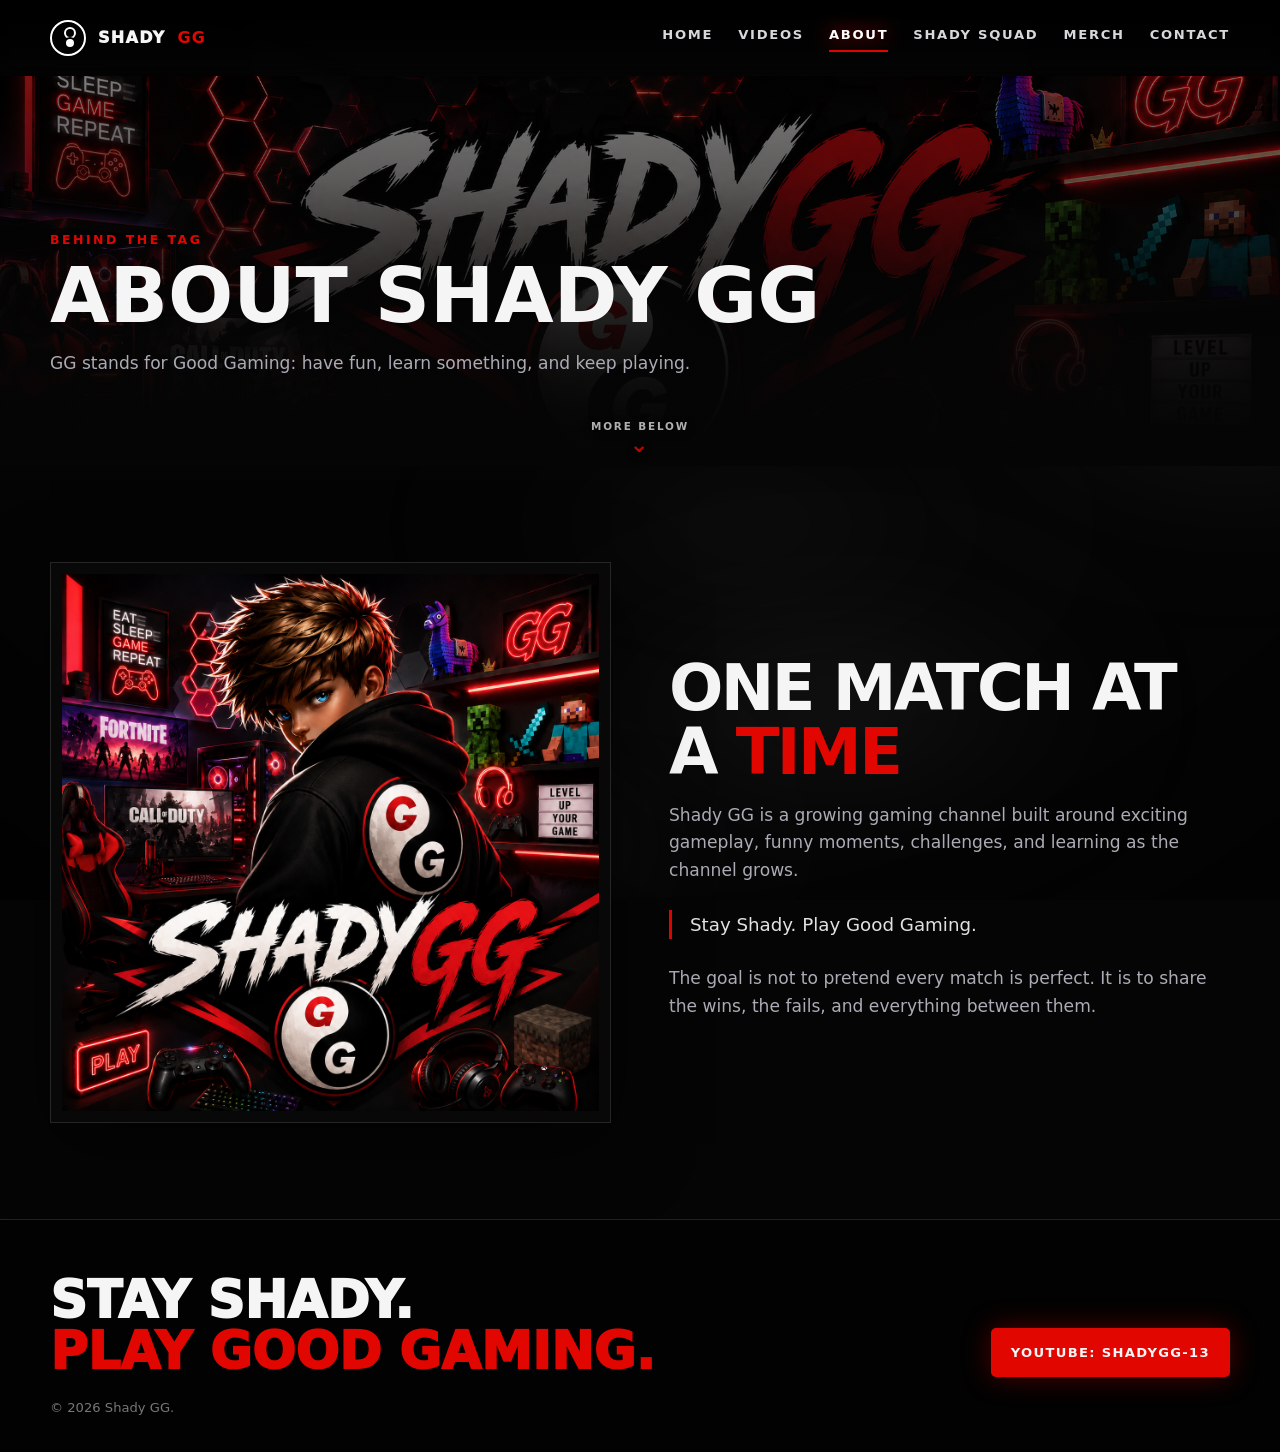
<file: about.html>
<!doctype html><html lang="en"><head><meta charset="utf-8"><meta name="viewport" content="width=device-width,initial-scale=1"><title>About Shady GG | Shady GG</title><link rel="stylesheet" href="styles.css"></head><body><div class="loader"><div class="loader-inner"><div class="loader-mark"></div><p>Loading <span>Shady Squad</span></p></div></div><header class="site-header"><div class="wrap nav"><a class="brand" href="index.html"><span class="brand-mark"></span>SHADY <b>GG</b></a><button class="menu" type="button" aria-label="Open navigation menu" aria-expanded="false" aria-controls="primary-navigation"><span aria-hidden="true">☰</span></button><nav class="nav-links" id="primary-navigation" aria-label="Primary navigation"><a href="index.html">Home</a><a  href="videos.html">Videos</a><a aria-current="page" href="about.html">About</a><a  href="squad.html">Shady Squad</a><a  href="merch.html">Merch</a><a  href="contact.html">Contact</a></nav></div></header><main><section class="page-hero"><div class="wrap"><div class="kicker">Behind the tag</div><h1>About Shady GG</h1><p class="lead">GG stands for Good Gaming: have fun, learn something, and keep playing.</p></div><a class="scroll-cue" href="#page-content">More below</a></section><section id="page-content" class="section"><div class="wrap grid-2"><div class="character-card reveal"><img src="shadygg-character.png" alt="Shady GG animated gamer character"></div><div class="reveal"><h2 class="section-title">One match at a <span class="red">time</span></h2><p class="lead">Shady GG is a growing gaming channel built around exciting gameplay, funny moments, challenges, and learning as the channel grows.</p><div class="quote">Stay Shady. Play Good Gaming.</div><p class="lead">The goal is not to pretend every match is perfect. It is to share the wins, the fails, and everything between them.</p></div></div></section></main><footer><div class="wrap"><div class="footer-grid"><div class="footer-tag">Stay Shady.<br><span>Play Good Gaming.</span></div><a class="btn btn-primary" href="https://www.youtube.com/@ShadyGG-13" target="_blank" rel="noopener">YouTube: ShadyGG-13</a></div><div class="small">© <span data-year></span> Shady GG.</div></div></footer><script src="script.js" defer></script></body></html>
</file>
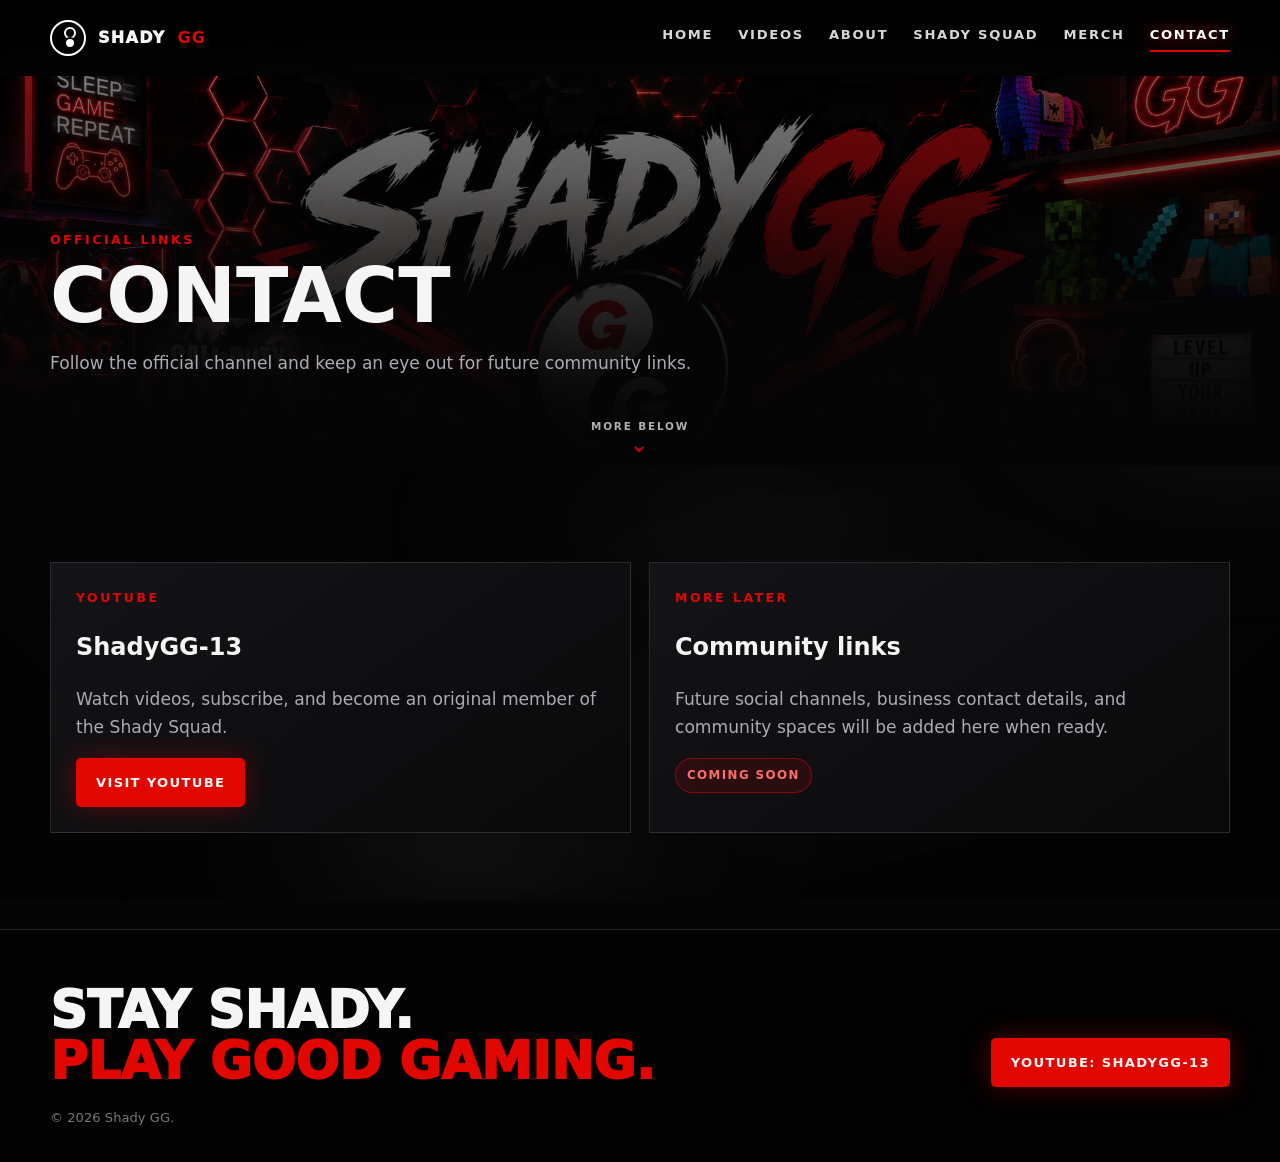
<file: contact.html>
<!doctype html><html lang="en"><head><meta charset="utf-8"><meta name="viewport" content="width=device-width,initial-scale=1"><title>Contact | Shady GG</title><link rel="stylesheet" href="styles.css"></head><body><div class="loader"><div class="loader-inner"><div class="loader-mark"></div><p>Loading <span>Shady Squad</span></p></div></div><header class="site-header"><div class="wrap nav"><a class="brand" href="index.html"><span class="brand-mark"></span>SHADY <b>GG</b></a><button class="menu" type="button" aria-label="Open navigation menu" aria-expanded="false" aria-controls="primary-navigation"><span aria-hidden="true">☰</span></button><nav class="nav-links" id="primary-navigation" aria-label="Primary navigation"><a href="index.html">Home</a><a  href="videos.html">Videos</a><a  href="about.html">About</a><a  href="squad.html">Shady Squad</a><a  href="merch.html">Merch</a><a aria-current="page" href="contact.html">Contact</a></nav></div></header><main><section class="page-hero"><div class="wrap"><div class="kicker">Official links</div><h1>Contact</h1><p class="lead">Follow the official channel and keep an eye out for future community links.</p></div><a class="scroll-cue" href="#page-content">More below</a></section><section id="page-content" class="section"><div class="wrap contact-grid"><article class="contact-card reveal"><div class="kicker">YouTube</div><h2>ShadyGG-13</h2><p class="lead">Watch videos, subscribe, and become an original member of the Shady Squad.</p><a class="btn btn-primary" href="https://www.youtube.com/@ShadyGG-13" target="_blank" rel="noopener">Visit YouTube</a></article><article class="contact-card reveal"><div class="kicker">More later</div><h2>Community links</h2><p class="lead">Future social channels, business contact details, and community spaces will be added here when ready.</p><span class="badge">Coming soon</span></article></div></section></main><footer><div class="wrap"><div class="footer-grid"><div class="footer-tag">Stay Shady.<br><span>Play Good Gaming.</span></div><a class="btn btn-primary" href="https://www.youtube.com/@ShadyGG-13" target="_blank" rel="noopener">YouTube: ShadyGG-13</a></div><div class="small">© <span data-year></span> Shady GG.</div></div></footer><script src="script.js" defer></script></body></html>
</file>
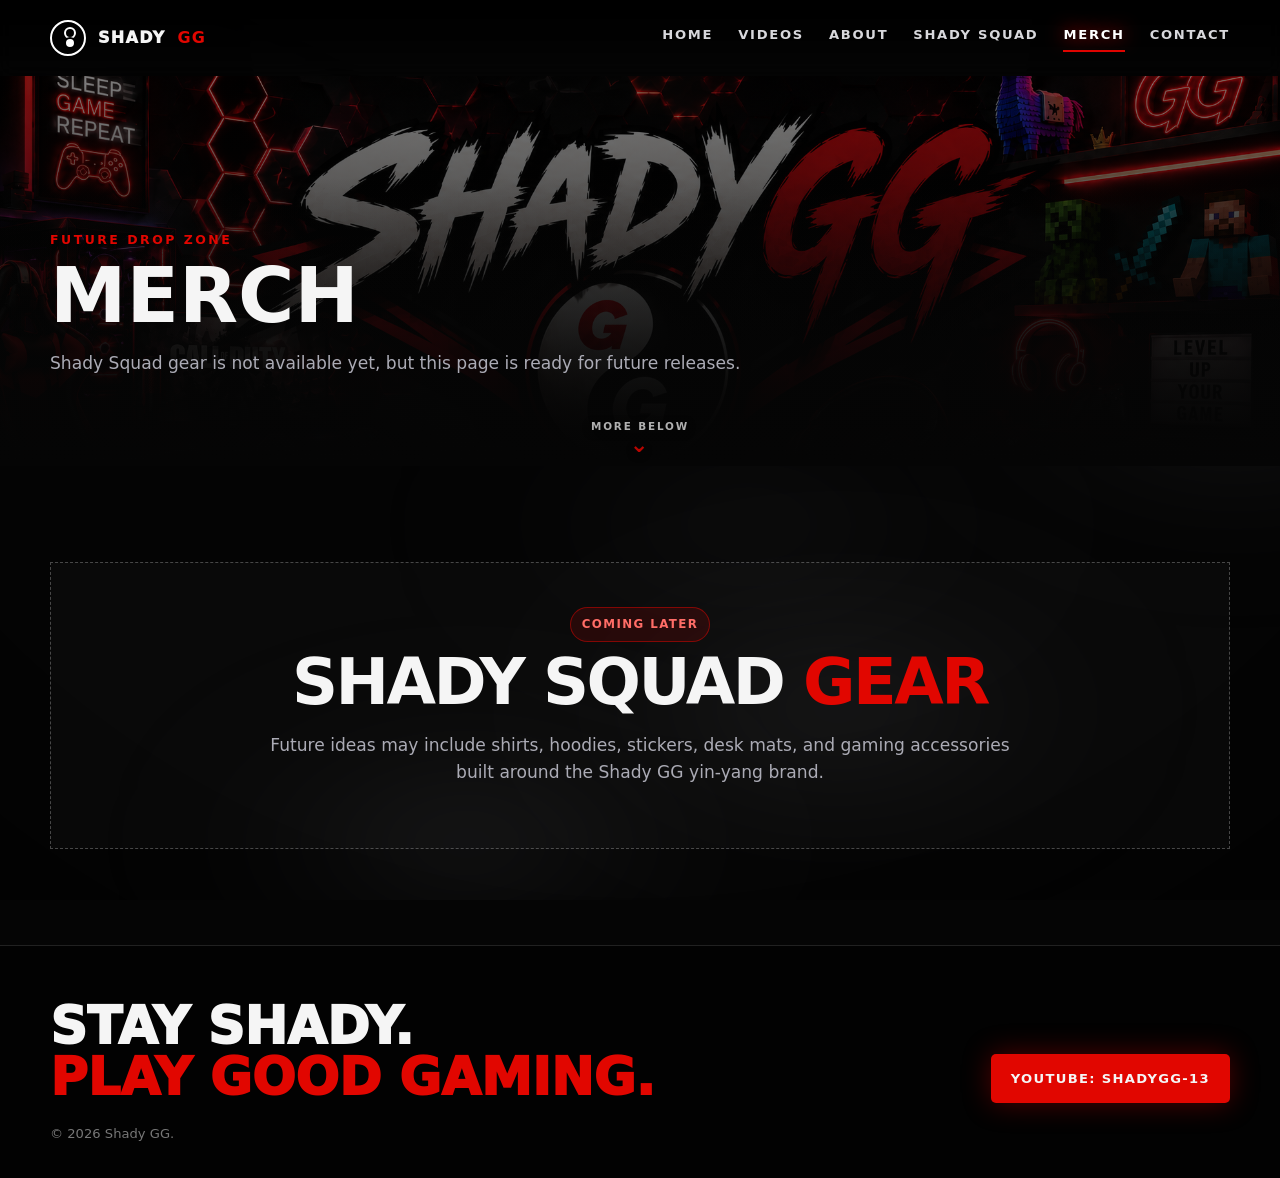
<file: merch.html>
<!doctype html><html lang="en"><head><meta charset="utf-8"><meta name="viewport" content="width=device-width,initial-scale=1"><title>Merch | Shady GG</title><link rel="stylesheet" href="styles.css"></head><body><div class="loader"><div class="loader-inner"><div class="loader-mark"></div><p>Loading <span>Shady Squad</span></p></div></div><header class="site-header"><div class="wrap nav"><a class="brand" href="index.html"><span class="brand-mark"></span>SHADY <b>GG</b></a><button class="menu" type="button" aria-label="Open navigation menu" aria-expanded="false" aria-controls="primary-navigation"><span aria-hidden="true">☰</span></button><nav class="nav-links" id="primary-navigation" aria-label="Primary navigation"><a href="index.html">Home</a><a  href="videos.html">Videos</a><a  href="about.html">About</a><a  href="squad.html">Shady Squad</a><a aria-current="page" href="merch.html">Merch</a><a  href="contact.html">Contact</a></nav></div></header><main><section class="page-hero"><div class="wrap"><div class="kicker">Future drop zone</div><h1>Merch</h1><p class="lead">Shady Squad gear is not available yet, but this page is ready for future releases.</p></div><a class="scroll-cue" href="#page-content">More below</a></section><section id="page-content" class="section"><div class="wrap"><div class="placeholder reveal"><span class="badge">Coming later</span><h2 class="section-title">Shady Squad <span class="red">gear</span></h2><p class="lead" style="margin-inline:auto">Future ideas may include shirts, hoodies, stickers, desk mats, and gaming accessories built around the Shady GG yin-yang brand.</p></div></div></section></main><footer><div class="wrap"><div class="footer-grid"><div class="footer-tag">Stay Shady.<br><span>Play Good Gaming.</span></div><a class="btn btn-primary" href="https://www.youtube.com/@ShadyGG-13" target="_blank" rel="noopener">YouTube: ShadyGG-13</a></div><div class="small">© <span data-year></span> Shady GG.</div></div></footer><script src="script.js" defer></script></body></html>
</file>
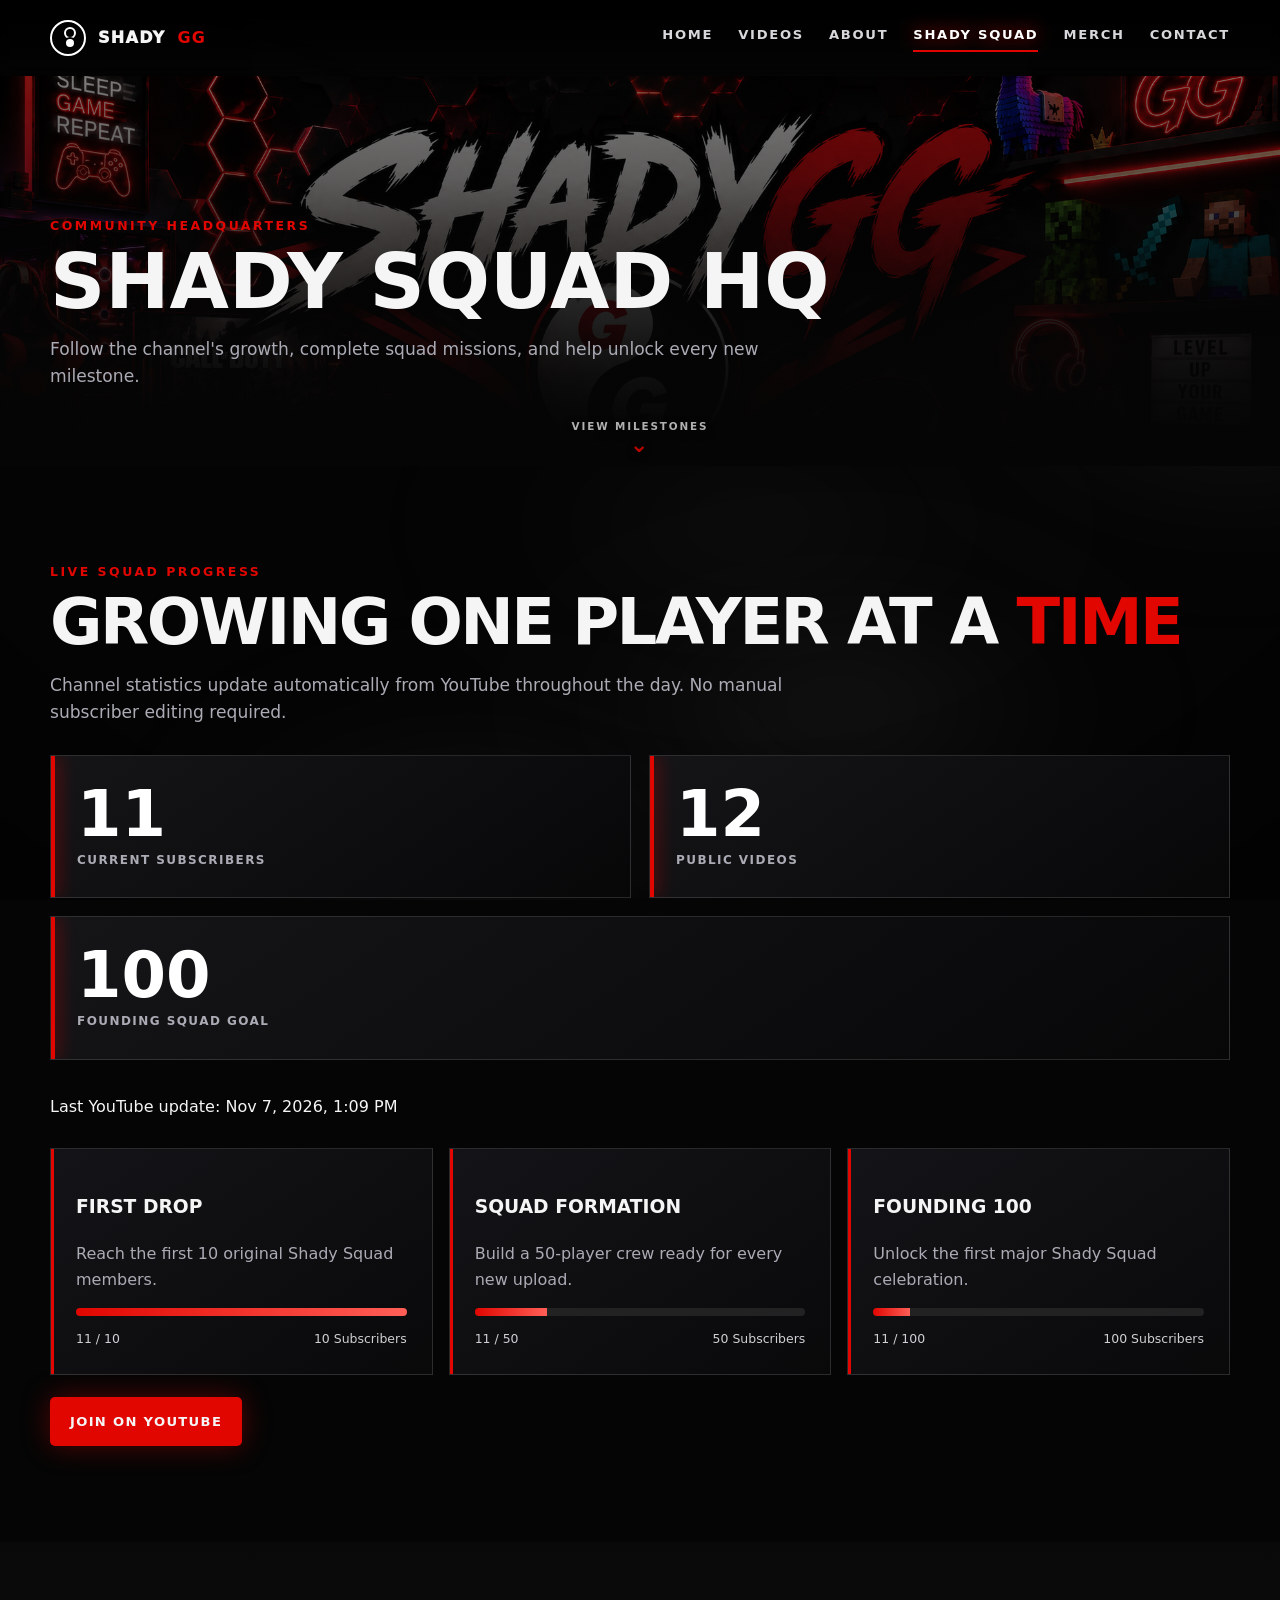
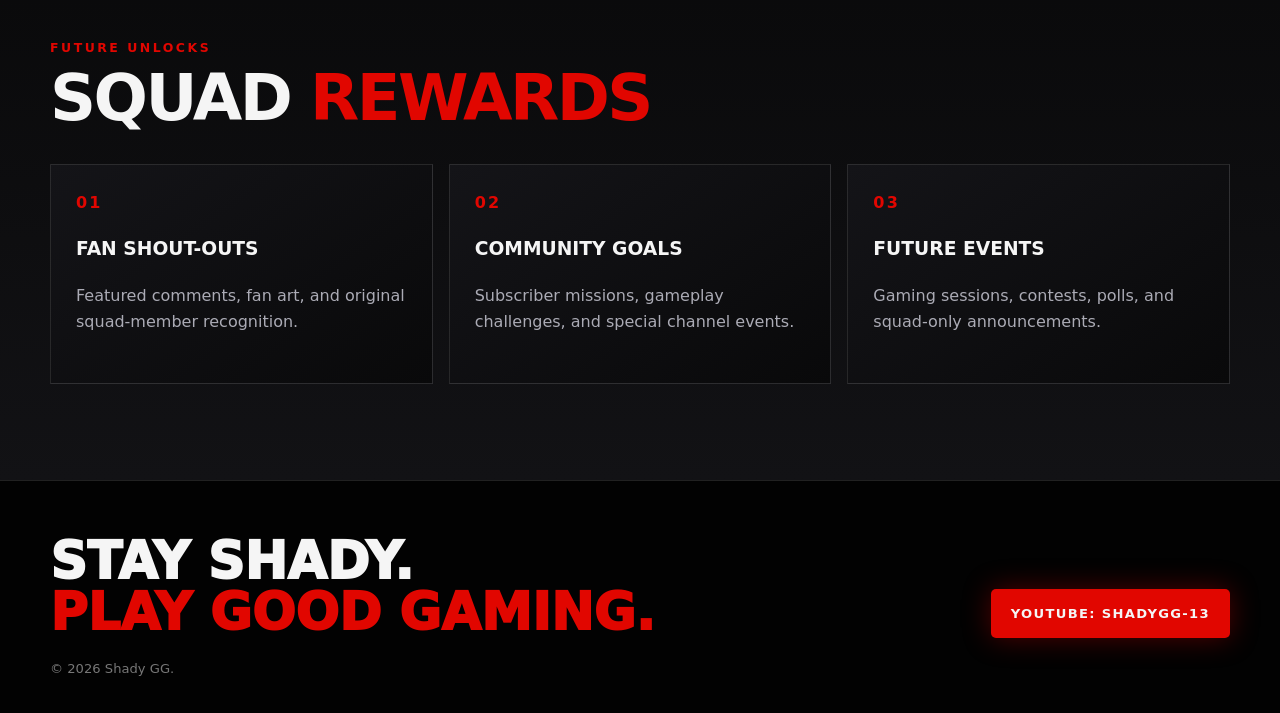
<file: squad.html>
<!doctype html><html lang="en"><head><meta charset="utf-8"><meta name="viewport" content="width=device-width,initial-scale=1"><meta name="description" content="Shady Squad milestones, channel goals, and community missions."><title>Shady Squad HQ | Shady GG</title><link rel="stylesheet" href="styles.css"></head><body><div class="loader"><div class="loader-inner"><div class="loader-mark"></div><p>Loading <span>Shady Squad</span></p></div></div><header class="site-header"><div class="wrap nav"><a class="brand" href="index.html"><span class="brand-mark"></span>SHADY <b>GG</b></a><button class="menu" type="button" aria-label="Open navigation menu" aria-expanded="false" aria-controls="primary-navigation"><span aria-hidden="true">☰</span></button><nav class="nav-links" id="primary-navigation" aria-label="Primary navigation"><a href="index.html">Home</a><a href="videos.html">Videos</a><a href="about.html">About</a><a aria-current="page" href="squad.html">Shady Squad</a><a href="merch.html">Merch</a><a href="contact.html">Contact</a></nav></div></header><main><section class="page-hero"><div class="wrap"><div class="kicker">Community headquarters</div><h1>Shady Squad HQ</h1><p class="lead">Follow the channel's growth, complete squad missions, and help unlock every new milestone.</p></div><a class="scroll-cue" href="#page-content">View milestones</a></section><section id="page-content" class="section"><div class="wrap"><div class="kicker">Live squad progress</div><h2 class="section-title">Growing one player at a <span class="red">time</span></h2><p class="lead">Channel statistics update automatically from YouTube throughout the day. No manual subscriber editing required.</p><div class="milestone-summary"><div class="counter-card reveal"><strong data-subscriber-count>—</strong><span>Current subscribers</span></div><div class="counter-card reveal"><strong data-video-count>—</strong><span>Public videos</span></div><div class="counter-card reveal founding-goal-card"><strong class="next-goal">100</strong><span>Founding squad goal</span></div></div><p class="stats-updated">Last YouTube update: <span data-stats-updated>Loading…</span></p><div class="milestones"><article class="mission reveal" data-goal="10"><h3>First Drop</h3><p>Reach the first 10 original Shady Squad members.</p><div class="progress"><span style="width:0%"></span></div><div class="progress-label"><span data-progress-value>0 / 10</span><span>10 Subscribers</span></div></article><article class="mission reveal" data-goal="50"><h3>Squad Formation</h3><p>Build a 50-player crew ready for every new upload.</p><div class="progress"><span style="width:0%"></span></div><div class="progress-label"><span data-progress-value>0 / 50</span><span>50 Subscribers</span></div></article><article class="mission reveal" data-goal="100"><h3>Founding 100</h3><p>Unlock the first major Shady Squad celebration.</p><div class="progress"><span style="width:0%"></span></div><div class="progress-label"><span data-progress-value>0 / 100</span><span>100 Subscribers</span></div></article></div><div class="actions"><a class="btn btn-primary" href="https://www.youtube.com/@ShadyGG-13" target="_blank" rel="noopener">Join on YouTube</a></div></div></section><section class="section alt"><div class="wrap"><div class="kicker">Future unlocks</div><h2 class="section-title">Squad <span class="red">rewards</span></h2><div class="cards"><article class="card reveal"><span class="num">01</span><h3>Fan shout-outs</h3><p>Featured comments, fan art, and original squad-member recognition.</p></article><article class="card reveal"><span class="num">02</span><h3>Community goals</h3><p>Subscriber missions, gameplay challenges, and special channel events.</p></article><article class="card reveal"><span class="num">03</span><h3>Future events</h3><p>Gaming sessions, contests, polls, and squad-only announcements.</p></article></div></div></section></main><footer><div class="wrap"><div class="footer-grid"><div class="footer-tag">Stay Shady.<br><span>Play Good Gaming.</span></div><a class="btn btn-primary" href="https://www.youtube.com/@ShadyGG-13" target="_blank" rel="noopener">YouTube: ShadyGG-13</a></div><div class="small">© <span data-year></span> Shady GG.</div></div></footer><script src="script.js" defer></script></body></html>
</file>
<file: styles.css>
:root{--bg:#050505;--panel:#0d0d10;--panel2:#141418;--text:#f5f5f5;--muted:#ababB5;--red:#e10600;--red2:#ff332b;--line:rgba(255,255,255,.12);--max:1180px;--shadow:0 22px 70px rgba(0,0,0,.6)}
*{box-sizing:border-box}html{scroll-behavior:smooth}body{margin:0;background:var(--bg);color:var(--text);font-family:Inter,ui-sans-serif,system-ui,-apple-system,BlinkMacSystemFont,"Segoe UI",sans-serif;line-height:1.6;overflow-x:hidden}a{color:inherit;text-decoration:none}img{display:block;max-width:100%}.wrap{width:min(var(--max),calc(100% - 40px));margin:auto}.skip{position:absolute;left:-9999px}.skip:focus{left:12px;top:12px;background:#fff;color:#000;padding:10px;z-index:9999}
.loader{position:fixed;inset:0;z-index:999;background:#030303;display:grid;place-items:center;transition:opacity .45s,visibility .45s}.loader.hide{opacity:0;visibility:hidden}.loader-inner{text-align:center}.loader-mark{width:74px;height:74px;border:2px solid #fff;border-radius:50%;margin:auto;position:relative;animation:spin 2.2s linear infinite;box-shadow:0 0 40px rgba(225,6,0,.35)}.loader-mark:before,.loader-mark:after{content:"";position:absolute;width:14px;height:14px;border-radius:50%;left:28px}.loader-mark:before{top:10px;background:#000;border:3px solid #fff}.loader-mark:after{bottom:10px;background:#fff;border:3px solid #000}.loader p{font-weight:900;letter-spacing:.28em;text-transform:uppercase;font-size:.75rem;margin-top:18px}.loader p span{color:var(--red)}
.site-header{position:fixed;inset:0 0 auto;z-index:80;background:linear-gradient(180deg,rgba(0,0,0,.95),rgba(0,0,0,.65),transparent);backdrop-filter:blur(8px)}.nav{height:76px;display:flex;align-items:center;justify-content:space-between}.brand{display:flex;gap:12px;align-items:center;font-weight:950;letter-spacing:.08em}.brand b{color:var(--red)}.brand-mark{width:36px;height:36px;border:2px solid white;border-radius:50%;position:relative}.brand-mark:before,.brand-mark:after{content:"";position:absolute;left:12px;width:8px;height:8px;border-radius:50%}.brand-mark:before{top:5px;background:#000;border:2px solid #fff}.brand-mark:after{bottom:5px;background:#fff;border:2px solid #000}.nav-links{display:flex;gap:25px}.nav-links a{font-size:.82rem;font-weight:800;text-transform:uppercase;letter-spacing:.13em;color:#d8d8dc}.nav-links a:hover,.nav-links a[aria-current=page]{color:#fff;text-shadow:0 0 18px rgba(225,6,0,.9)}.nav-links a[aria-current=page]:after{content:"";display:block;height:2px;background:var(--red);margin-top:5px}.menu{display:none;color:#fff;background:rgba(0,0,0,.5);border:1px solid var(--line);border-radius:6px;padding:8px 11px;font-size:1.15rem}
.hero{min-height:100vh;position:relative;display:grid;align-items:end;isolation:isolate;background:#000}.hero:before{content:"";position:absolute;inset:0;background:url('shadygg-banner.png') center/cover no-repeat;z-index:-3;animation:zoom 18s ease-in-out infinite alternate}.hero:after{content:"";position:absolute;inset:0;z-index:-2;background:linear-gradient(90deg,rgba(0,0,0,.72),rgba(0,0,0,.08) 48%,rgba(0,0,0,.6)),linear-gradient(0deg,#050505 0%,rgba(5,5,5,.78) 15%,transparent 48%)}.embers{position:absolute;inset:0;z-index:-1;opacity:.42;background-image:radial-gradient(circle,var(--red) 0 1px,transparent 2px),radial-gradient(circle,#ff7a70 0 1px,transparent 2px);background-size:190px 190px,270px 270px;animation:embers 14s linear infinite}.hero-content{padding:130px 0 62px;max-width:720px}.hero-panel{display:inline-block;background:linear-gradient(90deg,rgba(0,0,0,.88),rgba(0,0,0,.42));border-left:4px solid var(--red);padding:20px 24px;box-shadow:var(--shadow)}.eyebrow,.kicker{color:var(--red);font-weight:900;text-transform:uppercase;letter-spacing:.2em;font-size:.78rem}.hero-panel h1{font-size:clamp(1.9rem,4vw,3.4rem);line-height:1.02;margin:7px 0 10px;text-transform:uppercase}.hero-panel p{margin:0;color:#ddd;font-size:1.05rem}.actions{display:flex;gap:13px;flex-wrap:wrap;margin-top:22px}.btn{display:inline-flex;align-items:center;justify-content:center;gap:9px;padding:13px 19px;border-radius:5px;font-size:.82rem;font-weight:900;letter-spacing:.1em;text-transform:uppercase;border:1px solid transparent;transition:.25s}.btn-primary{background:var(--red);box-shadow:0 0 28px rgba(225,6,0,.35)}.btn-primary:hover{background:var(--red2);transform:translateY(-2px)}.btn-ghost{border-color:rgba(255,255,255,.38);background:rgba(0,0,0,.45)}.btn-ghost:hover{border-color:var(--red);box-shadow:0 0 24px rgba(225,6,0,.25)}
.section{padding:96px 0}.alt{background:linear-gradient(180deg,#09090a,#121215)}.grid-2{display:grid;grid-template-columns:1fr 1fr;gap:58px;align-items:center}.section-title{font-size:clamp(2.1rem,5vw,4rem);line-height:1;margin:8px 0 18px;text-transform:uppercase;letter-spacing:-.04em}.red{color:var(--red)}.lead{color:var(--muted);font-size:1.07rem;max-width:760px}.quote{border-left:3px solid var(--red);padding-left:18px;margin:26px 0;font-size:1.14rem;color:#e1e1e4}.character-card{position:relative;background:#080808;border:1px solid var(--line);padding:11px;overflow:hidden;box-shadow:var(--shadow)}.character-card:before{content:"";position:absolute;inset:-1px;background:linear-gradient(135deg,transparent 38%,rgba(225,6,0,.75),transparent 62%);transform:translateX(-100%);animation:sweep 5s ease-in-out infinite}.character-card img{position:relative;z-index:1}.stats,.cards,.milestones{display:grid;gap:16px}.stats{grid-template-columns:repeat(3,1fr);margin-top:28px}.stat,.card,.mission,.contact-card{background:linear-gradient(145deg,#141418,#09090a);border:1px solid var(--line);padding:25px}.stat strong{display:block;font-size:1.55rem}.stat span,.card p,.mission p{color:var(--muted)}.cards{grid-template-columns:repeat(3,1fr);margin-top:34px}.card{min-height:220px;position:relative;overflow:hidden;transition:.25s}.card:hover{transform:translateY(-5px);border-color:rgba(225,6,0,.55)}.card:after{content:"";position:absolute;inset:auto 0 0;height:3px;background:linear-gradient(90deg,transparent,var(--red),transparent);transform:scaleX(0);transition:.25s}.card:hover:after{transform:scaleX(1)}.num{color:var(--red);font-weight:900;letter-spacing:.14em}.card h3,.mission h3{text-transform:uppercase}.video-shell{margin-top:32px;aspect-ratio:16/9;background:linear-gradient(rgba(0,0,0,.35),rgba(0,0,0,.82)),url('shadygg-banner.png') center/cover;border:1px solid var(--line);display:grid;place-items:center;box-shadow:var(--shadow)}.play{width:88px;height:62px;border-radius:14px;background:var(--red);display:grid;place-items:center;font-size:2rem;box-shadow:0 0 40px rgba(225,6,0,.45)}.squad{background:linear-gradient(120deg,#111,#050505 52%,#190000);border-block:1px solid var(--line)}.squad-code{display:grid;grid-template-columns:repeat(4,1fr);gap:14px;margin-top:30px}.code-item{padding:23px;border:1px solid var(--line);background:rgba(255,255,255,.035)}.code-item b{display:block;color:var(--red);font-size:1.28rem}.code-item span{color:var(--muted)}
.page-hero{padding:170px 0 78px;background:linear-gradient(rgba(0,0,0,.5),#050505),url('shadygg-banner.png') center/cover}.page-hero h1{font-size:clamp(2.8rem,7vw,5.7rem);line-height:.95;margin:10px 0 14px;text-transform:uppercase}.placeholder{padding:44px;border:1px dashed rgba(255,255,255,.25);text-align:center;background:rgba(255,255,255,.025)}.badge{display:inline-block;padding:7px 11px;border:1px solid rgba(225,6,0,.5);background:rgba(225,6,0,.13);color:#ff6d67;border-radius:999px;text-transform:uppercase;letter-spacing:.12em;font-weight:800;font-size:.74rem}.milestones{grid-template-columns:repeat(3,1fr);margin-top:28px}.mission{position:relative}.mission:before{content:"";position:absolute;left:0;top:0;bottom:0;width:3px;background:var(--red)}.progress{height:8px;background:#222;border-radius:99px;overflow:hidden;margin-top:15px}.progress span{display:block;height:100%;background:linear-gradient(90deg,var(--red),#ff5f57)}.contact-grid{display:grid;grid-template-columns:1fr 1fr;gap:18px}
footer{padding:55px 0 34px;border-top:1px solid var(--line);background:#020202}.footer-grid{display:flex;justify-content:space-between;gap:30px;align-items:flex-end}.footer-tag{font-size:clamp(1.8rem,4vw,3.4rem);font-weight:950;line-height:1;text-transform:uppercase}.footer-tag span{color:var(--red)}.small{font-size:.82rem;color:#777;margin-top:20px}.reveal{opacity:0;transform:translateY(24px);transition:.7s ease}.reveal.on{opacity:1;transform:none}
@keyframes spin{to{transform:rotate(360deg)}}@keyframes zoom{to{transform:scale(1.045)}}@keyframes embers{to{background-position:0 -190px,0 -270px}}@keyframes sweep{50%,100%{transform:translateX(100%)}}
@media(max-width:850px){.menu{display:block}.nav-links{display:none;position:absolute;top:70px;left:20px;right:20px;flex-direction:column;background:rgba(7,7,8,.98);border:1px solid var(--line);padding:21px}.nav-links.open{display:flex}.grid-2,.contact-grid{grid-template-columns:1fr}.cards,.milestones{grid-template-columns:1fr}.squad-code{grid-template-columns:1fr 1fr}.stats{grid-template-columns:1fr}.hero{min-height:86vh}.hero:before{background-position:center}.footer-grid{align-items:flex-start;flex-direction:column}}
@media(max-width:520px){.wrap{width:min(var(--max),calc(100% - 26px))}.section{padding:72px 0}.squad-code{grid-template-columns:1fr}.btn{width:100%}.hero-content{padding-bottom:42px}.hero-panel{padding:17px 18px}}
@media(prefers-reduced-motion:reduce){*{animation:none!important;scroll-behavior:auto!important}.reveal{opacity:1;transform:none}}

/* ===== V4 atmospheric + above-the-fold improvements ===== */
body::before{content:"";position:fixed;inset:0;pointer-events:none;z-index:2;background:radial-gradient(circle at 50% 0,transparent 0 35%,rgba(0,0,0,.15) 78%,rgba(0,0,0,.5) 100%)}
.site-header,main,footer{position:relative;z-index:5}
.hero{min-height:72vh;max-height:700px;align-items:center;overflow:hidden}
.hero-content{padding:112px 0 44px;max-width:680px}
.hero-panel{max-width:650px}
.page-hero{min-height:390px;padding:130px 0 48px;display:flex;align-items:flex-end;position:relative;overflow:hidden}
.page-hero .wrap{position:relative;z-index:4}
.page-hero h1{font-size:clamp(2.5rem,6vw,5rem)}
.page-hero::after,.hero .smoke-wash{content:"";position:absolute;inset:0;pointer-events:none;background:linear-gradient(0deg,#050505 0%,rgba(5,5,5,.4) 38%,transparent 74%);z-index:1}
.scroll-cue{position:absolute;z-index:8;bottom:13px;left:50%;transform:translateX(-50%);display:flex;flex-direction:column;align-items:center;gap:3px;color:#d6d6d6;font-size:.65rem;font-weight:800;letter-spacing:.18em;text-transform:uppercase;text-shadow:0 2px 10px #000;opacity:.82}
.scroll-cue::after{content:"⌄";font-size:1.4rem;line-height:.7;color:var(--red);animation:scrollBounce 1.4s ease-in-out infinite}

.atmosphere{position:fixed;inset:0;z-index:3;pointer-events:none;overflow:hidden}
.smoke-cloud{position:absolute;width:45vw;height:23vw;min-width:360px;min-height:180px;border-radius:50%;filter:blur(45px);opacity:.10;background:radial-gradient(ellipse,rgba(185,185,190,.8),rgba(100,100,105,.35) 45%,transparent 72%);mix-blend-mode:screen;animation:smokeDrift var(--duration,24s) ease-in-out infinite alternate}
.smoke-cloud:nth-child(1){left:-16%;top:9%;--duration:28s}.smoke-cloud:nth-child(2){right:-19%;top:28%;--duration:34s;animation-delay:-9s}.smoke-cloud:nth-child(3){left:14%;bottom:-10%;--duration:31s;animation-delay:-17s}.smoke-cloud:nth-child(4){right:12%;bottom:5%;--duration:38s;animation-delay:-5s}.smoke-cloud:nth-child(5){left:36%;top:42%;--duration:30s;animation-delay:-14s;opacity:.06}
.ember-field{position:absolute;inset:0;overflow:hidden}
.ember-particle{position:absolute;bottom:-12px;width:var(--size);height:var(--size);border-radius:50%;background:#ff2b1f;box-shadow:0 0 7px #ff1a0d,0 0 16px rgba(255,30,15,.65);opacity:0;animation:emberRise var(--speed) linear infinite;animation-delay:var(--delay)}
.ember-particle:nth-child(3n){background:#ff8b3d;box-shadow:0 0 8px #ff5b15}
.ember-particle:nth-child(5n){filter:blur(.6px)}

.milestone-summary{display:grid;grid-template-columns:1fr 1fr;gap:18px;margin:28px 0 34px}.counter-card{padding:26px;background:linear-gradient(145deg,#151518,#070708);border:1px solid var(--line);position:relative;overflow:hidden}.counter-card::before{content:"";position:absolute;left:0;top:0;bottom:0;width:4px;background:var(--red);box-shadow:0 0 18px var(--red)}.counter-card strong{display:block;font-size:clamp(2.2rem,5vw,4rem);line-height:1;color:#fff}.counter-card span{color:var(--muted);text-transform:uppercase;letter-spacing:.12em;font-size:.75rem;font-weight:800}.progress-label{display:flex;justify-content:space-between;gap:12px;color:#cfcfd4;font-size:.78rem;margin-top:13px}.progress span{transition:width 1s ease}.next-goal{color:var(--red);font-weight:900}

@keyframes smokeDrift{0%{transform:translate3d(-5%,3%,0) scale(.92)}50%{transform:translate3d(8%,-5%,0) scale(1.08)}100%{transform:translate3d(16%,4%,0) scale(.98)}}
@keyframes emberRise{0%{transform:translate3d(0,0,0) scale(.5);opacity:0}8%{opacity:.85}70%{opacity:.65}100%{transform:translate3d(var(--drift),-110vh,0) scale(1.3);opacity:0}}
@keyframes scrollBounce{0%,100%{transform:translateY(0)}50%{transform:translateY(5px)}}
@media(max-width:850px){.hero{min-height:70vh;max-height:none}.page-hero{min-height:330px;padding:112px 0 42px}.milestone-summary{grid-template-columns:1fr}.smoke-cloud{opacity:.07}}
@media(max-width:520px){.hero{min-height:76vh}.hero-content{padding-top:104px}.page-hero{min-height:300px;padding-top:105px}.scroll-cue{display:none}}
@media(prefers-reduced-motion:reduce){.atmosphere{display:none}.scroll-cue::after{animation:none}}

/* Mobile navigation reliability patch */
.menu{position:relative;z-index:102;cursor:pointer;touch-action:manipulation;-webkit-tap-highlight-color:transparent;min-width:44px;min-height:44px;align-items:center;justify-content:center}
.menu span{display:block;line-height:1}
@media(max-width:850px){
  .site-header{z-index:200}
  .menu{display:inline-flex}
  .nav-links{display:flex;visibility:hidden;opacity:0;pointer-events:none;position:fixed;top:68px;left:14px;right:14px;max-height:calc(100vh - 84px);overflow-y:auto;flex-direction:column;gap:0;background:rgba(5,5,7,.985);border:1px solid rgba(255,255,255,.18);border-top:3px solid var(--red);padding:10px 18px 18px;box-shadow:0 20px 55px rgba(0,0,0,.82),0 0 30px rgba(225,6,0,.16);transform:translateY(-12px);transition:opacity .2s ease,transform .2s ease,visibility .2s;z-index:201}
  .nav-links.open{visibility:visible;opacity:1;pointer-events:auto;transform:translateY(0)}
  .nav-links a{display:block;padding:15px 4px;border-bottom:1px solid rgba(255,255,255,.09);font-size:.9rem}
  .nav-links a:last-child{border-bottom:0}
  body.menu-open{overflow:hidden}
}


/* ===== Automatic YouTube video hub ===== */
.latest-video-card{display:grid;grid-template-columns:minmax(0,1.35fr) minmax(300px,.65fr);margin-top:34px;background:linear-gradient(145deg,#151518,#070708);border:1px solid var(--line);box-shadow:var(--shadow);overflow:hidden}
.latest-thumb-wrap,.video-thumb{position:relative;overflow:hidden;background:#080808;aspect-ratio:16/9}
.latest-thumb-wrap img,.video-thumb img{width:100%;height:100%;object-fit:cover;transition:transform .45s ease,filter .45s ease}
.latest-video-card:hover .latest-thumb-wrap img,.video-card:hover .video-thumb img{transform:scale(1.035);filter:contrast(1.05) saturate(1.06)}
.latest-copy{padding:32px;align-self:center}
.latest-copy h3{margin:7px 0 10px;font-size:clamp(1.45rem,3vw,2.35rem);line-height:1.08;text-transform:uppercase}
.latest-copy p,.video-card-copy p{color:var(--muted)}
.latest-play,.video-card-play{position:absolute;inset:50% auto auto 50%;transform:translate(-50%,-50%);width:72px;height:52px;border-radius:12px;background:var(--red);display:grid;place-items:center;font-size:1.55rem;box-shadow:0 0 35px rgba(225,6,0,.5);transition:.25s}
.latest-play:hover,.video-card-play:hover{transform:translate(-50%,-50%) scale(1.08);background:var(--red2)}
.mission-badge{position:absolute;left:14px;top:14px;padding:8px 11px;background:rgba(0,0,0,.82);border-left:3px solid var(--red);font-size:.72rem;font-weight:900;letter-spacing:.12em;text-transform:uppercase;backdrop-filter:blur(7px)}
.mission-badge b{color:#fff}
.archive-heading{display:flex;align-items:flex-end;justify-content:space-between;gap:24px;margin-bottom:28px}
.archive-count{min-width:165px;padding:18px 22px;border:1px solid var(--line);border-left:4px solid var(--red);background:linear-gradient(145deg,#151518,#080809)}
.archive-count strong{display:block;font-size:2.2rem;line-height:1}
.archive-count span{display:block;color:var(--muted);font-size:.72rem;text-transform:uppercase;letter-spacing:.12em;margin-top:6px}
.video-grid{display:grid;grid-template-columns:repeat(3,minmax(0,1fr));gap:22px}
.video-card{background:linear-gradient(145deg,#141418,#080809);border:1px solid var(--line);overflow:hidden;transition:transform .25s,border-color .25s,box-shadow .25s}
.video-card:hover{transform:translateY(-6px);border-color:rgba(225,6,0,.55);box-shadow:0 22px 55px rgba(0,0,0,.5)}
.video-card-copy{padding:20px}
.video-card-copy h3{font-size:1.05rem;line-height:1.25;text-transform:uppercase;margin:0;min-height:3.9em}
.video-card-copy .btn{width:100%;margin-top:10px}
.video-card-play{width:60px;height:44px;font-size:1.25rem}
.empty-archive{padding:48px;text-align:center;border:1px dashed var(--line);background:rgba(255,255,255,.025)}
@media(max-width:900px){.latest-video-card{grid-template-columns:1fr}.video-grid{grid-template-columns:repeat(2,minmax(0,1fr))}.latest-copy{padding:25px}}
@media(max-width:600px){.video-grid{grid-template-columns:1fr}.archive-heading{align-items:flex-start;flex-direction:column}.archive-count{width:100%}.latest-copy{padding:21px}.latest-play{width:62px;height:46px}}


/* Shady Squad stats layout */
.milestone-summary .founding-goal-card {
  grid-column: 1 / -1;
}

/* ShadyGG mobile hero banner fix - keeps the complete wide artwork visible on phones */
@media (max-width: 520px) {
  .hero {
    min-height: 76vh;
    background: #050505;
  }
  .hero:before {
    background-image: url('shadygg-banner.png');
    background-size: 100% auto;
    background-position: center 76px;
    background-repeat: no-repeat;
    animation: none;
  }
  .hero:after {
    background:
      linear-gradient(180deg, rgba(0,0,0,.08) 76px, rgba(0,0,0,.18) 205px, rgba(5,5,5,.94) 330px, #050505 100%),
      linear-gradient(90deg, rgba(0,0,0,.28), transparent 45%, rgba(0,0,0,.28));
  }
  .hero-content {
    padding-top: 245px;
    padding-bottom: 42px;
  }
  .hero-panel {
    max-width: 100%;
    background: linear-gradient(90deg, rgba(0,0,0,.94), rgba(0,0,0,.72));
  }
}
</file>
